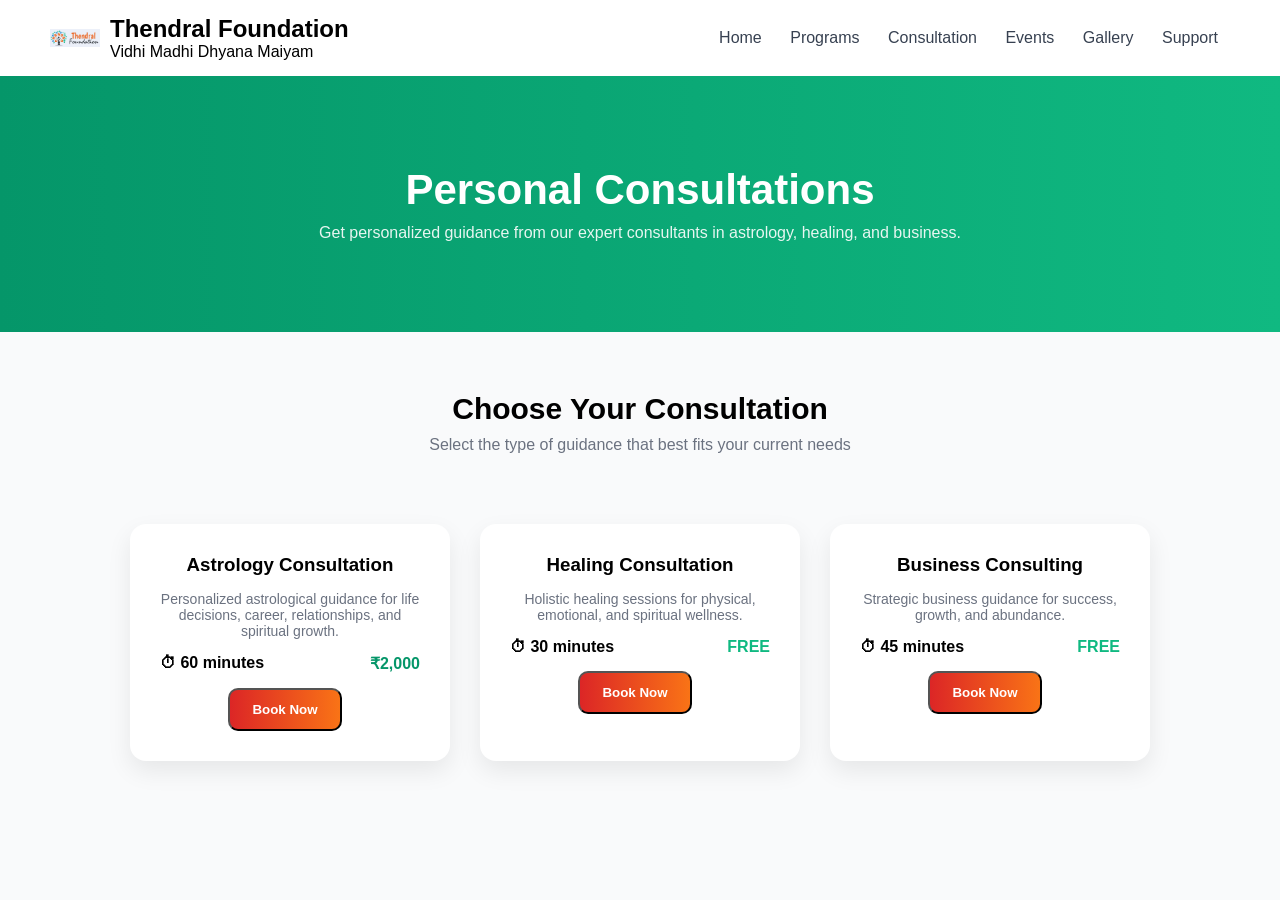
<file: consultation.html>
<!DOCTYPE html>
<html lang="en">
<head>
<meta charset="UTF-8">
<meta name="viewport" content="width=device-width, initial-scale=1.0">
<title>Consultation</title>

<link rel="stylesheet" href="style.css">
</head>

<body>

<!-- NAVBAR (same as homepage) -->
<header class="navbar">
  <div class="logo">
    <img src="logo.png">
    <div>
      <h2>Thendral Foundation</h2>
      <span>Vidhi Madhi Dhyana Maiyam</span>
    </div>
  </div>

  <nav>
    <a href="index.html">Home</a>
    <a href="post.html">Programs</a>
    <a href="consultation.html">Consultation</a>
    <a href="#">Events</a>
    <a href="#">Gallery</a>
    <a href="#">Support</a>
  </nav>
</header>

<!-- 🔥 HERO -->
<section class="consult-hero">
  <h1>Personal Consultations</h1>
  <p>
    Get personalized guidance from our expert consultants in astrology, healing, and business.
  </p>
</section>

<!-- 🔥 HEADING -->
<section class="consult-heading">
  <h2>Choose Your Consultation</h2>
  <p>Select the type of guidance that best fits your current needs</p>
</section>

<!-- 🔥 CARDS -->
<section class="consult-section">

  <!-- CARD 1 -->
  <div class="consult-card">
    <h3>Astrology Consultation</h3>
    <p>
      Personalized astrological guidance for life decisions, career, relationships, and spiritual growth.
    </p>

    <div class="consult-meta">
      <span>⏱ 60 minutes</span>
      <span class="price">₹2,000</span>
    </div>

    <button class="btn primary">Book Now</button>
  </div>

  <!-- CARD 2 -->
  <div class="consult-card">
    <h3>Healing Consultation</h3>
    <p>
      Holistic healing sessions for physical, emotional, and spiritual wellness.
    </p>

    <div class="consult-meta">
      <span>⏱ 30 minutes</span>
      <span class="free">FREE</span>
    </div>

    <button class="btn primary">Book Now</button>
  </div>

  <!-- CARD 3 -->
  <div class="consult-card">
    <h3>Business Consulting</h3>
    <p>
      Strategic business guidance for success, growth, and abundance.
    </p>

    <div class="consult-meta">
      <span>⏱ 45 minutes</span>
      <span class="free">FREE</span>
    </div>

    <button class="btn primary">Book Now</button>
  </div>

</section>

</body>
</html>
</file>
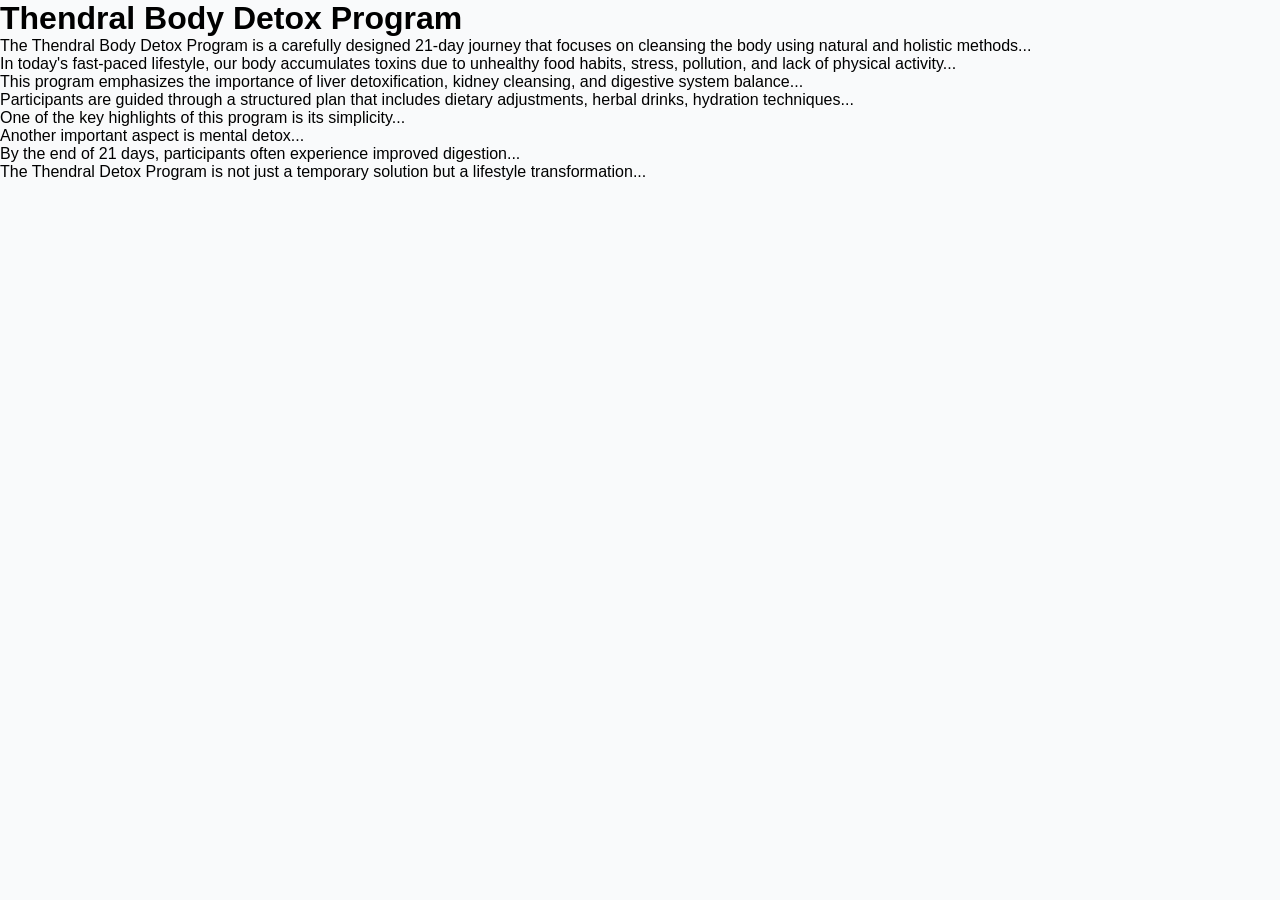
<file: detox.html>
<!DOCTYPE html>
<html>
<head>
<title>Detox Program</title>
<link rel="stylesheet" href="style.css">
</head>

<body>

<h1>Thendral Body Detox Program</h1>

<p>
The Thendral Body Detox Program is a carefully designed 21-day journey that focuses on cleansing the body using natural and holistic methods...
</p>

<p>
In today's fast-paced lifestyle, our body accumulates toxins due to unhealthy food habits, stress, pollution, and lack of physical activity...
</p>

<p>
This program emphasizes the importance of liver detoxification, kidney cleansing, and digestive system balance...
</p>

<p>
Participants are guided through a structured plan that includes dietary adjustments, herbal drinks, hydration techniques...
</p>

<p>
One of the key highlights of this program is its simplicity...
</p>

<p>
Another important aspect is mental detox...
</p>

<p>
By the end of 21 days, participants often experience improved digestion...
</p>

<p>
The Thendral Detox Program is not just a temporary solution but a lifestyle transformation...
</p>

</body>
</html>
</file>
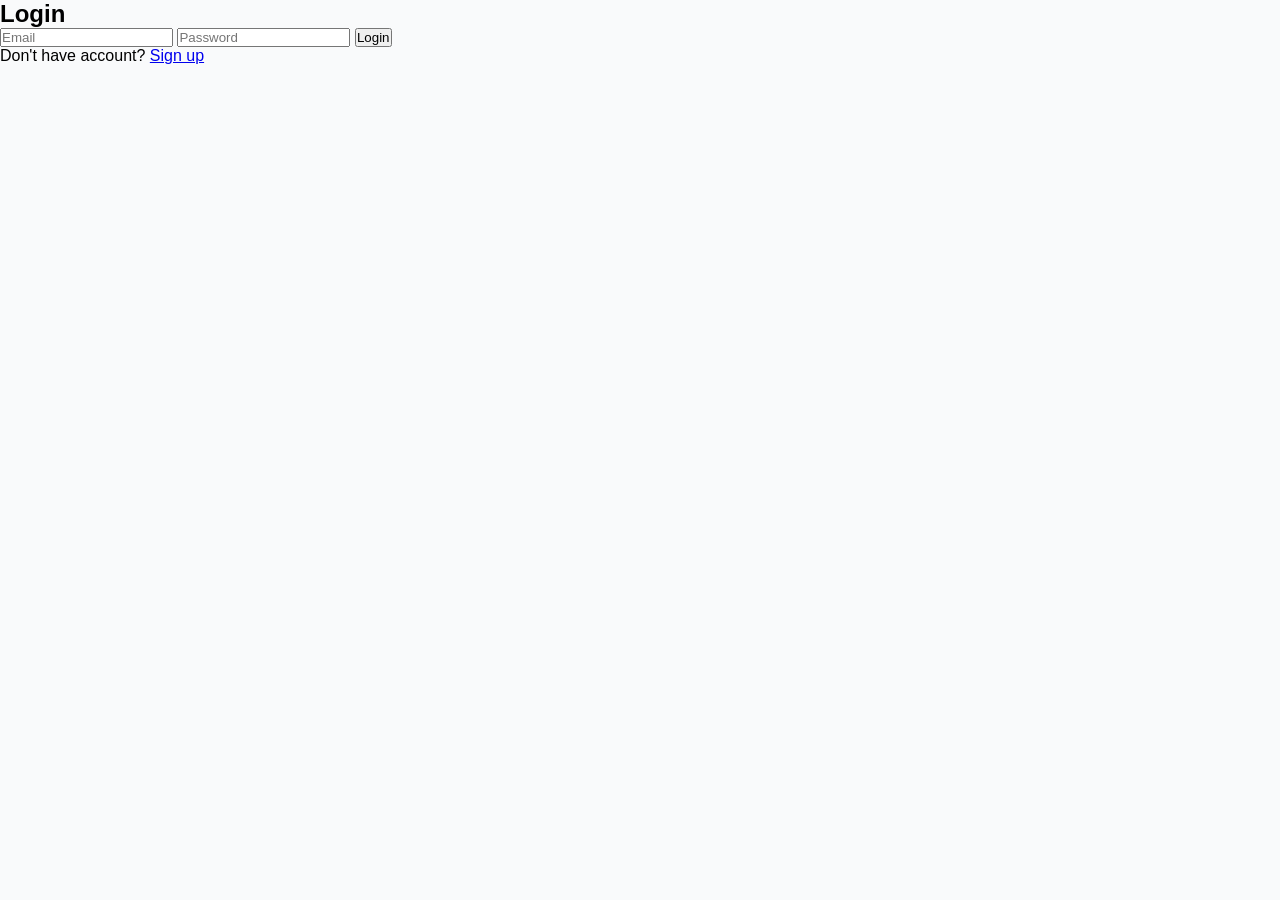
<file: login.html>
<!DOCTYPE html>
<html>
<head>
<link rel="stylesheet" href="style.css">
<script src="auth.js"></script>
</head>

<body class="center">

<div class="auth-box">
  <h2>Login</h2>

  <input id="email" placeholder="Email">
  <input id="password" type="password" placeholder="Password">

  <button onclick="login()">Login</button>

  <p>Don't have account? <a href="signup.html">Sign up</a></p>
</div>

</body>
</html>
</file>
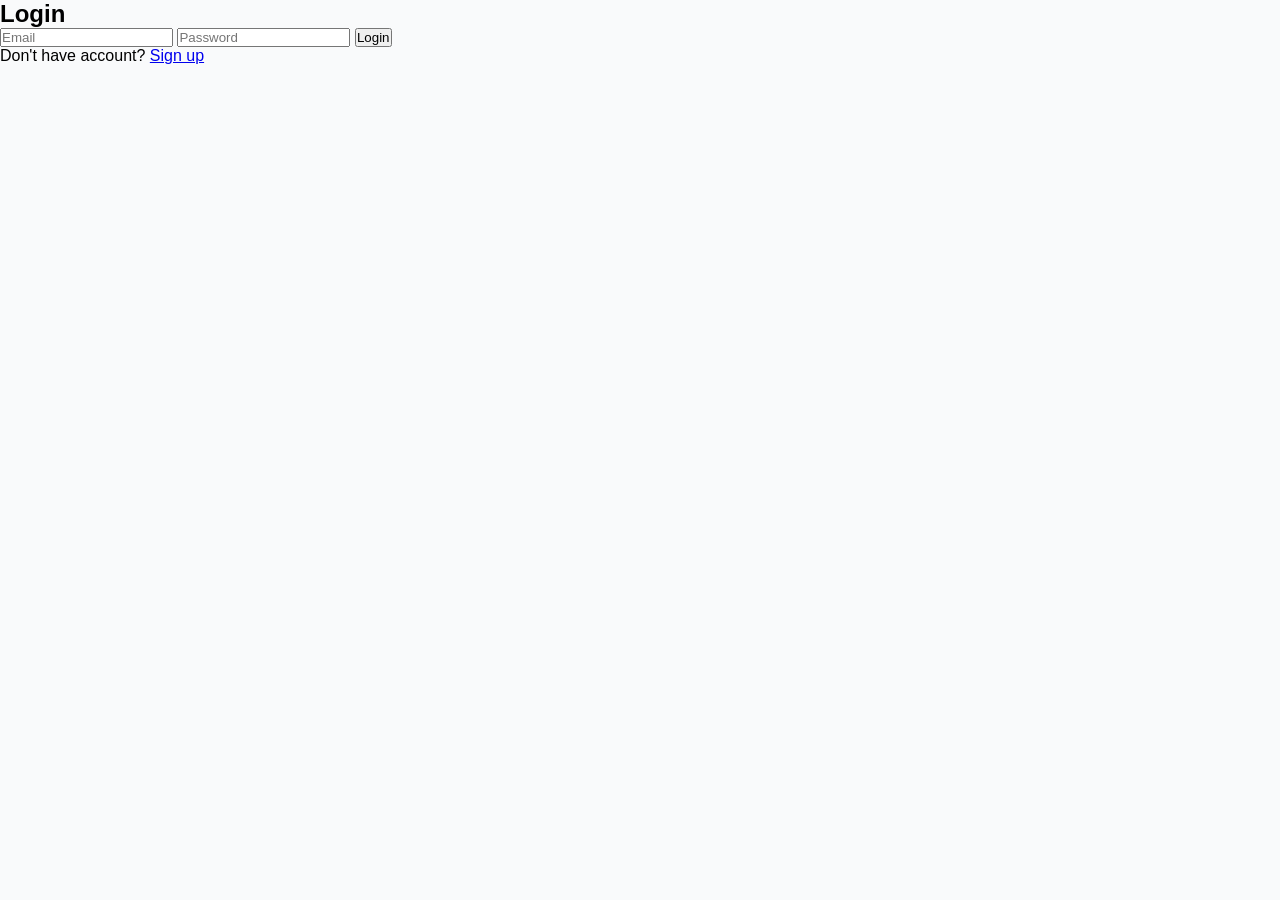
<file: post.html>
<!DOCTYPE html>
<html>
<head>
<link rel="stylesheet" href="style.css">
<script src="auth.js"></script>
</head>

<body onload="checkAuth()">

<header class="navbar">
  <a href="index.html">⬅ Back</a>
  <button onclick="logout()">Logout</button>
</header>

<section class="program-hero">
  <h1>Transformative Wellness Programs</h1>
  <p>Choose your growth path</p>
</section>

</body>
</html>
</file>
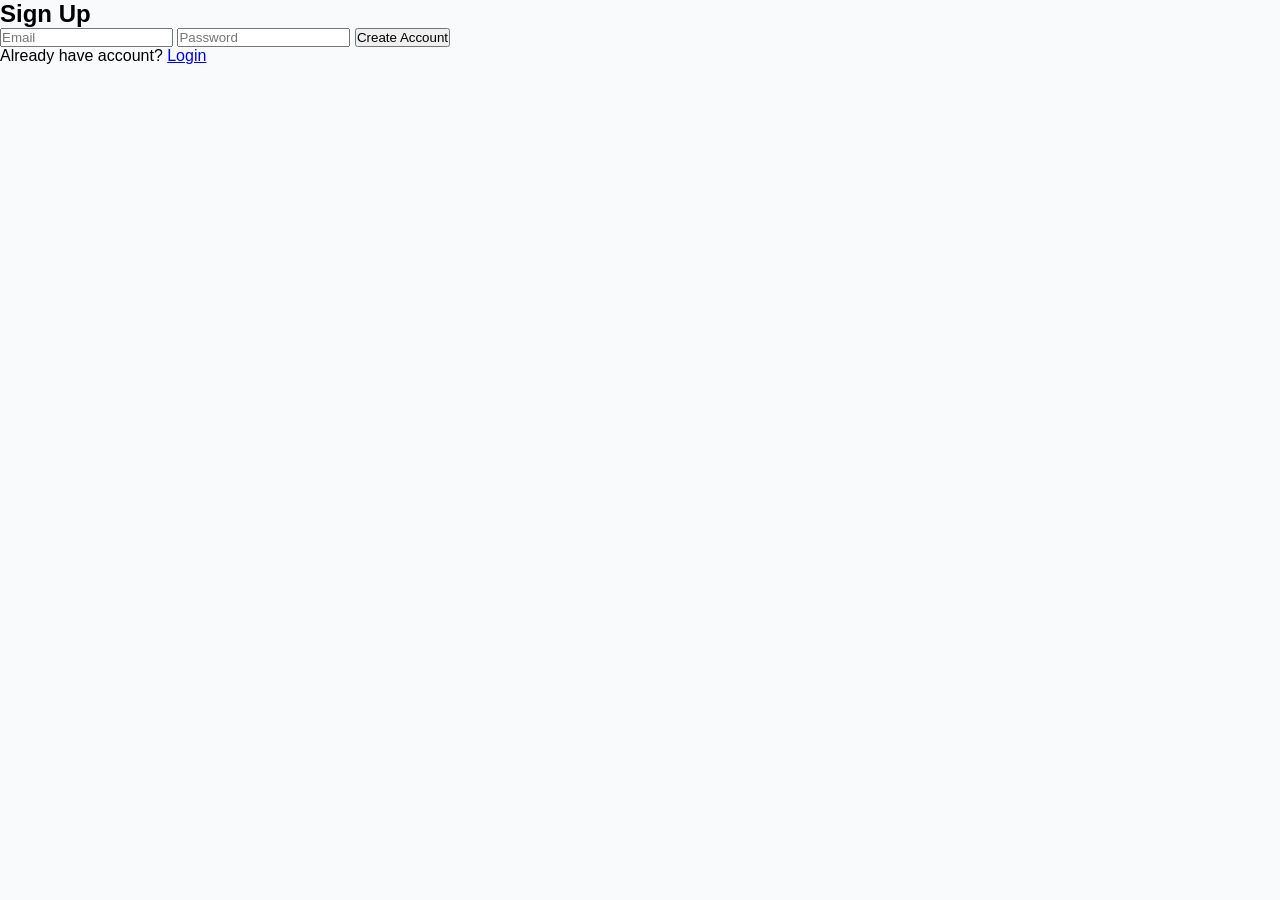
<file: signup.html>
<!DOCTYPE html>
<html>
<head>
<link rel="stylesheet" href="style.css">
<script src="auth.js"></script>
</head>

<body class="center">

<div class="auth-box">
  <h2>Sign Up</h2>

  <input id="email" placeholder="Email">
  <input id="password" type="password" placeholder="Password">

  <button onclick="signup()">Create Account</button>

  <p>Already have account? <a href="login.html">Login</a></p>
</div>

</body>
</html>
</file>
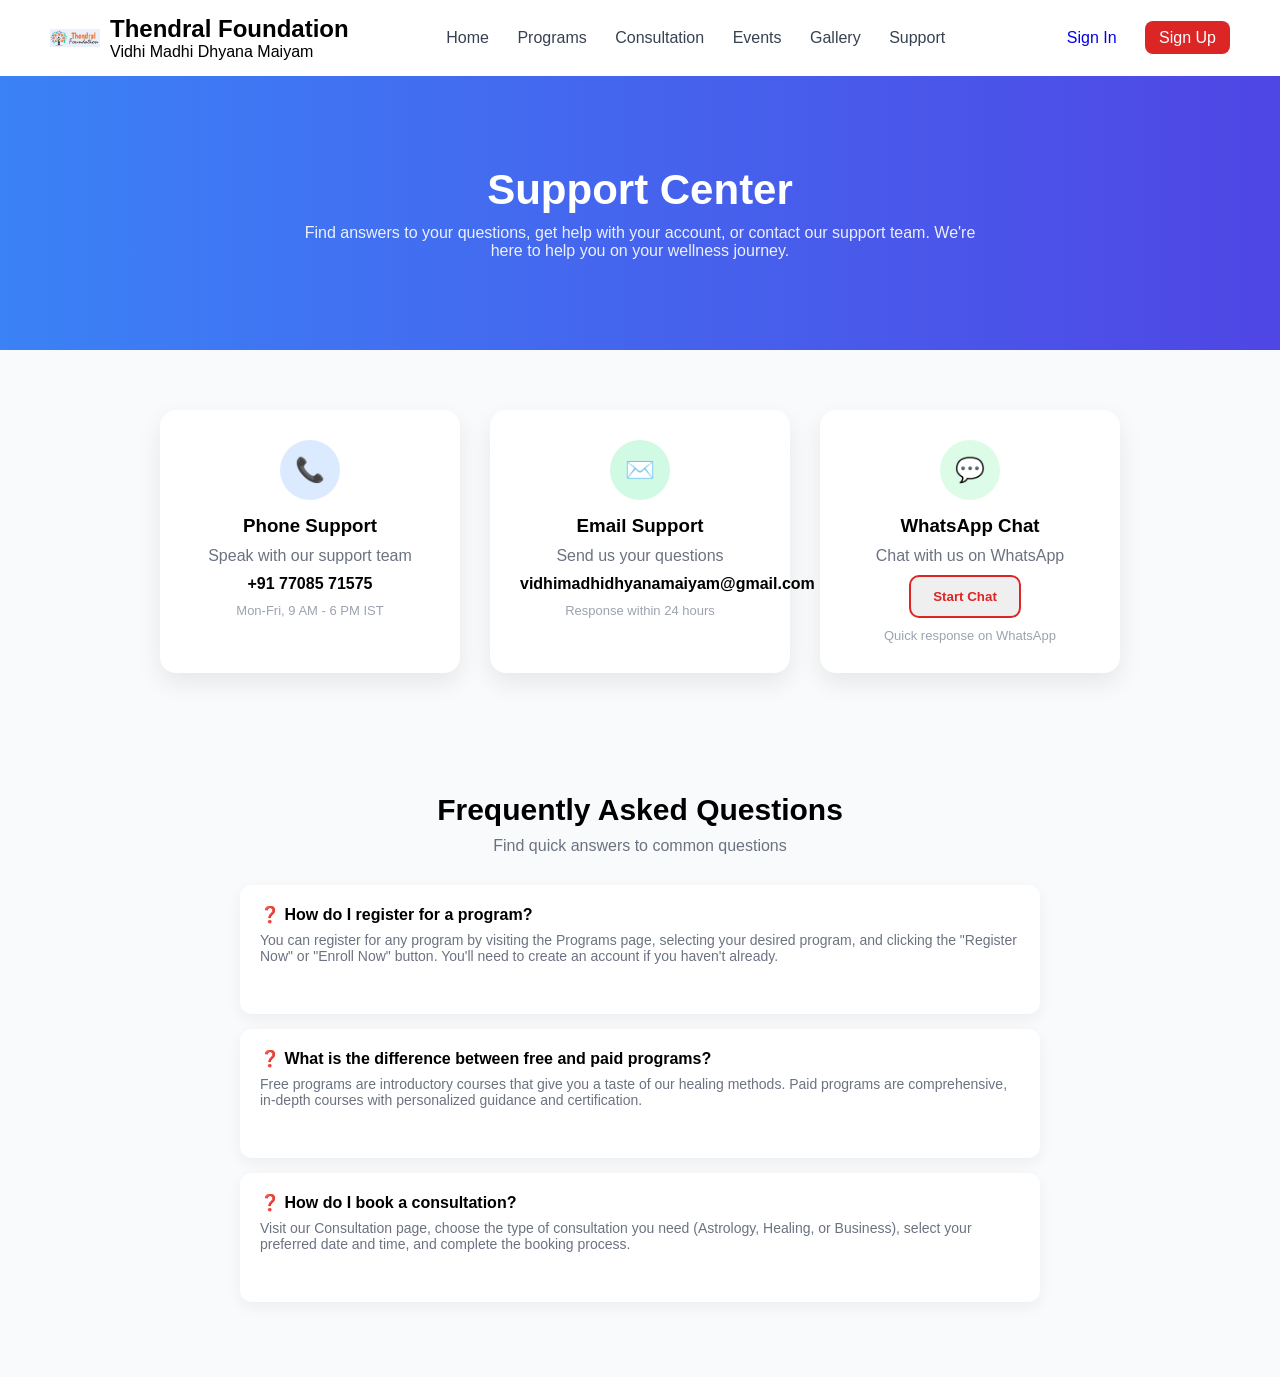
<file: support.html>
<!DOCTYPE html>
<html lang="en">
<head>
<meta charset="UTF-8">
<meta name="viewport" content="width=device-width, initial-scale=1.0">
<title>Support</title>

<link rel="stylesheet" href="style.css">
</head>

<body>

<!-- NAVBAR -->
<header class="navbar">
  <div class="logo">
    <img src="logo.png">
    <div>
      <h2>Thendral Foundation</h2>
      <span>Vidhi Madhi Dhyana Maiyam</span>
    </div>
  </div>

  <nav>
    <a href="index.html">Home</a>
    <a href="post.html">Programs</a>
    <a href="consultation.html">Consultation</a>
    <a href="#">Events</a>
    <a href="#">Gallery</a>
    <a href="support.html">Support</a>
  </nav>

  <div class="auth-buttons">
    <a href="login.html">Sign In</a>
    <a href="signup.html" class="signup">Sign Up</a>
  </div>
</header>

<!-- 🔵 HERO -->
<section class="support-hero">
  <h1>Support Center</h1>
  <p>
    Find answers to your questions, get help with your account, or contact our support team.
    We're here to help you on your wellness journey.
  </p>
</section>

<!-- 🔥 SUPPORT CARDS -->
<section class="support-section">

  <div class="support-card">
    <div class="support-icon blue">📞</div>
    <h3>Phone Support</h3>
    <p>Speak with our support team</p>
    <strong>+91 77085 71575</strong>
    <span>Mon-Fri, 9 AM - 6 PM IST</span>
  </div>

  <div class="support-card">
    <div class="support-icon green">✉️</div>
    <h3>Email Support</h3>
    <p>Send us your questions</p>
    <strong>vidhimadhidhyanamaiyam@gmail.com</strong>
    <span>Response within 24 hours</span>
  </div>

  <div class="support-card">
    <div class="support-icon lightgreen">💬</div>
    <h3>WhatsApp Chat</h3>
    <p>Chat with us on WhatsApp</p>
    <button class="btn secondary">Start Chat</button>
    <span>Quick response on WhatsApp</span>
  </div>

</section>

<!-- 🔥 FAQ -->
<section class="faq-section">

  <h2>Frequently Asked Questions</h2>
  <p>Find quick answers to common questions</p>

  <div class="faq-box">

    <div class="faq-item">
      <h4>❓ How do I register for a program?</h4>
      <p>
        You can register for any program by visiting the Programs page, selecting your desired program,
        and clicking the "Register Now" or "Enroll Now" button. You'll need to create an account if you haven't already.
      </p>
    </div>

    <div class="faq-item">
      <h4>❓ What is the difference between free and paid programs?</h4>
      <p>
        Free programs are introductory courses that give you a taste of our healing methods.
        Paid programs are comprehensive, in-depth courses with personalized guidance and certification.
      </p>
    </div>

    <div class="faq-item">
      <h4>❓ How do I book a consultation?</h4>
      <p>
        Visit our Consultation page, choose the type of consultation you need (Astrology, Healing, or Business),
        select your preferred date and time, and complete the booking process.
      </p>
    </div>

  </div>

</section>

</body>
</html>
</file>
<file: style.css>
/* RESET */
* {
  margin: 0;
  padding: 0;
  box-sizing: border-box;
  font-family: 'Segoe UI', sans-serif;
}

body {
  background: #f9fafb;
}

/* NAVBAR */
.navbar {
  display: flex;
  justify-content: space-between;
  align-items: center;
  padding: 15px 50px;
  background: white;
  box-shadow: 0 2px 10px rgba(0,0,0,0.05);
}

.logo {
  display: flex;
  gap: 10px;
  align-items: center;
}

.logo img {
  width: 50px;
}

nav a {
  margin: 0 12px;
  text-decoration: none;
  color: #374151;
}

nav a:hover {
  color: #dc2626;
}

/* AUTH BUTTONS */
.auth-buttons a {
  margin-left: 10px;
  padding: 8px 14px;
  border-radius: 8px;
  text-decoration: none;
}

.signup {
  background: #dc2626;
  color: white;
}

/* HERO */
.hero {
  display: flex;
  justify-content: space-between;
  align-items: center;
  padding: 80px;
  background: linear-gradient(120deg,#fff,#fff1f2);
}

.hero-text {
  max-width: 500px;
}

.hero h1 {
  font-size: 55px;
  color: #92400e;
}

/* GRADIENT TEXT */
.gradient-text {
  background: linear-gradient(90deg,#dc2626,#f59e0b);
  -webkit-background-clip: text;
  color: transparent;
}

.hero p {
  margin: 20px 0;
  color: #4b5563;
}

.hero-img img {
  width: 420px;
}

/* BUTTONS */
.btn {
  padding: 12px 22px;
  border-radius: 10px;
  text-decoration: none;
  font-weight: 600;
  margin-right: 10px;
}

/* PRIMARY */
.primary {
  background: linear-gradient(90deg,#dc2626,#f97316);
  color: white;
}

.primary:hover {
  transform: scale(1.05);
}

/* SECONDARY */
.secondary {
  border: 2px solid #dc2626;
  color: #dc2626;
}

.secondary:hover {
  background: #dc2626;
  color: white;
}

/* HEADING */
.program-heading {
  text-align: center;
  padding: 70px 20px 20px;
}

.program-heading h2 {
  font-size: 34px;
}

.program-heading p {
  max-width: 650px;
  margin: auto;
  color: #6b7280;
}

/* CARDS */
.program-section {
  display: flex;
  justify-content: center;
  gap: 30px;
  padding: 60px;
  flex-wrap: wrap;
}

.program-card {
  width: 300px;
  padding: 30px;
  background: white;
  border-radius: 18px;
  text-align: center;
  text-decoration: none;
  color: #111;
  box-shadow: 0 10px 25px rgba(0,0,0,0.08);
  transition: 0.3s;
}

.program-card:hover {
  transform: translateY(-10px);
}

/* ICON */
.icon {
  width: 70px;
  height: 70px;
  border-radius: 50%;
  display: flex;
  justify-content: center;
  align-items: center;
  margin: auto;
  font-size: 26px;
  margin-bottom: 15px;
}

.icon.red {
  background: #fee2e2;
  color: #dc2626;
}

.icon.yellow {
  background: #fef3c7;
  color: #d97706;
}

.icon.orange {
  background: #ffedd5;
  color: #ea580c;
}

/* CARD TEXT */
.program-card p {
  color: #6b7280;
  margin-bottom: 20px;
}

/* BUTTON */
.program-card span {
  display: inline-block;
  padding: 10px 18px;
  border-radius: 10px;
  border: 2px solid #dc2626;
  color: #dc2626;
}

.program-card:hover span {
  background: #dc2626;
  color: white;
}

/* FOOTER */
.footer {
  background: #0f172a;
  color: white;
  padding: 50px;
}

.footer-container {
  display: flex;
  justify-content: space-between;
  flex-wrap: wrap;
}

.footer a {
  color: #cbd5f5;
  text-decoration: none;
}

.footer a:hover {
  color: white;
}

.credits {
  text-align: center;
  margin-top: 25px;
  color: #94a3b8;
}

/* RESPONSIVE */
@media(max-width: 900px) {
  .hero {
    flex-direction: column;
    text-align: center;
  }

  .hero-img img {
    width: 300px;
    margin-top: 20px;
  }

  .program-section {
    flex-direction: column;
    align-items: center;
  }
}



/* 🔥 CONSULT HERO */
.consult-hero {
  background: linear-gradient(90deg,#059669,#10b981);
  color: white;
  text-align: center;
  padding: 90px 20px;
}

.consult-hero h1 {
  font-size: 42px;
  margin-bottom: 10px;
}

.consult-hero p {
  font-size: 16px;
  opacity: 0.9;
}

/* HEADING */
.consult-heading {
  text-align: center;
  padding: 60px 20px 20px;
}

.consult-heading h2 {
  font-size: 30px;
  margin-bottom: 10px;
}

.consult-heading p {
  color: #6b7280;
}

/* CARDS */
.consult-section {
  display: flex;
  justify-content: center;
  gap: 30px;
  padding: 50px;
  flex-wrap: wrap;
}

/* CARD */
.consult-card {
  width: 320px;
  background: white;
  padding: 30px;
  border-radius: 16px;
  text-align: center;
  box-shadow: 0 10px 25px rgba(0,0,0,0.08);
  transition: 0.3s;
}

.consult-card:hover {
  transform: translateY(-10px);
  box-shadow: 0 20px 40px rgba(0,0,0,0.12);
}

/* TEXT */
.consult-card p {
  color: #6b7280;
  margin: 15px 0;
  font-size: 14px;
}

/* META */
.consult-meta {
  display: flex;
  justify-content: space-between;
  margin: 15px 0;
  font-weight: 600;
}

/* PRICE */
.price {
  color: #059669;
}

.free {
  color: #10b981;
}


/* 🔵 HERO */
.support-hero {
  background: linear-gradient(90deg,#3b82f6,#4f46e5);
  color: white;
  text-align: center;
  padding: 90px 20px;
}

.support-hero h1 {
  font-size: 42px;
  margin-bottom: 10px;
}

.support-hero p {
  max-width: 700px;
  margin: auto;
  opacity: 0.9;
}

/* 🔥 SUPPORT CARDS */
.support-section {
  display: flex;
  justify-content: center;
  gap: 30px;
  padding: 60px;
  flex-wrap: wrap;
}

.support-card {
  width: 300px;
  padding: 30px;
  background: white;
  border-radius: 16px;
  text-align: center;
  box-shadow: 0 10px 25px rgba(0,0,0,0.08);
  transition: 0.3s;
}

.support-card:hover {
  transform: translateY(-10px);
}

.support-card p {
  color: #6b7280;
  margin: 10px 0;
}

.support-card span {
  display: block;
  margin-top: 10px;
  font-size: 13px;
  color: #9ca3af;
}

/* ICON */
.support-icon {
  width: 60px;
  height: 60px;
  border-radius: 50%;
  display: flex;
  justify-content: center;
  align-items: center;
  font-size: 24px;
  margin: auto;
  margin-bottom: 15px;
}

.support-icon.blue {
  background: #dbeafe;
  color: #2563eb;
}

.support-icon.green {
  background: #d1fae5;
  color: #059669;
}

.support-icon.lightgreen {
  background: #dcfce7;
  color: #16a34a;
}

/* 🔥 FAQ */
.faq-section {
  padding: 60px 20px;
  text-align: center;
}

.faq-section h2 {
  font-size: 30px;
  margin-bottom: 10px;
}

.faq-section p {
  color: #6b7280;
  margin-bottom: 30px;
}

.faq-box {
  max-width: 800px;
  margin: auto;
}

/* FAQ ITEM */
.faq-item {
  background: white;
  padding: 20px;
  border-radius: 12px;
  margin-bottom: 15px;
  text-align: left;
  box-shadow: 0 5px 15px rgba(0,0,0,0.05);
}

.faq-item h4 {
  margin-bottom: 8px;
}

.faq-item p {
  color: #6b7280;
  font-size: 14px;
}
</file>
